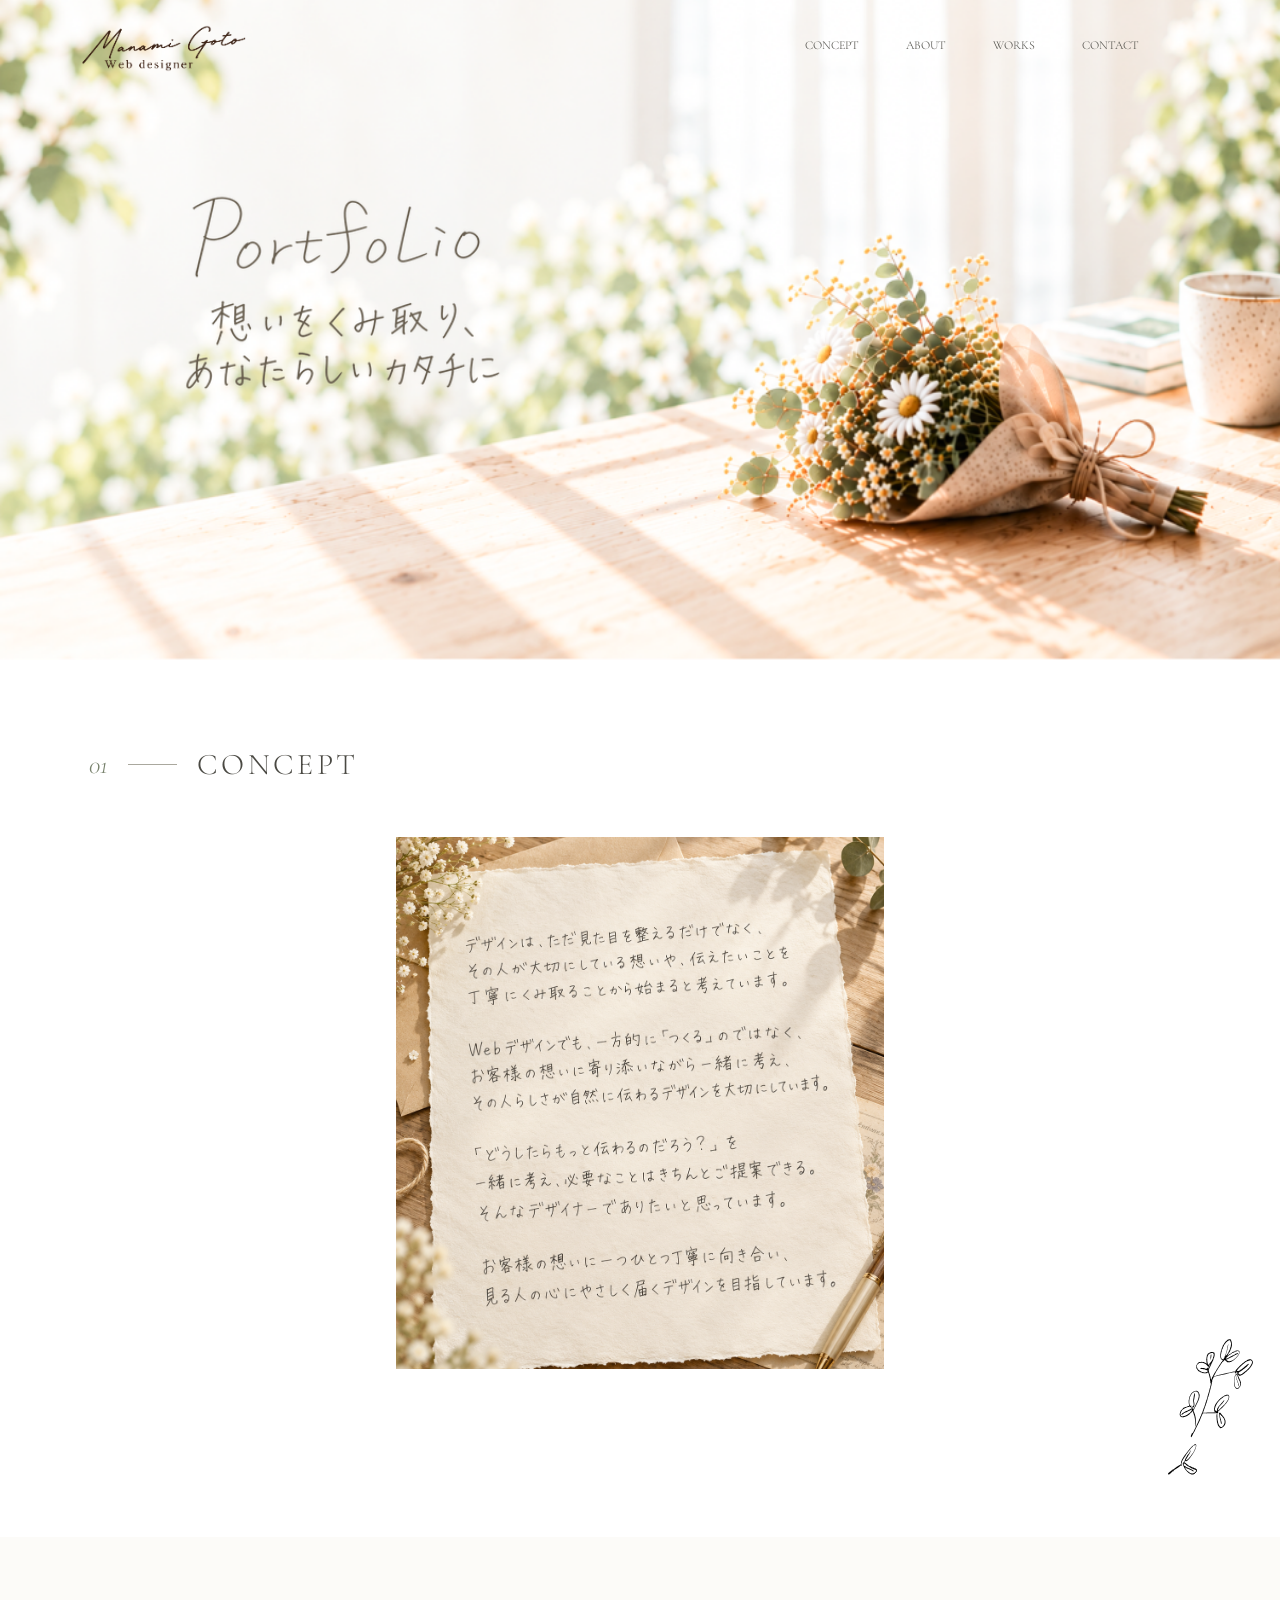
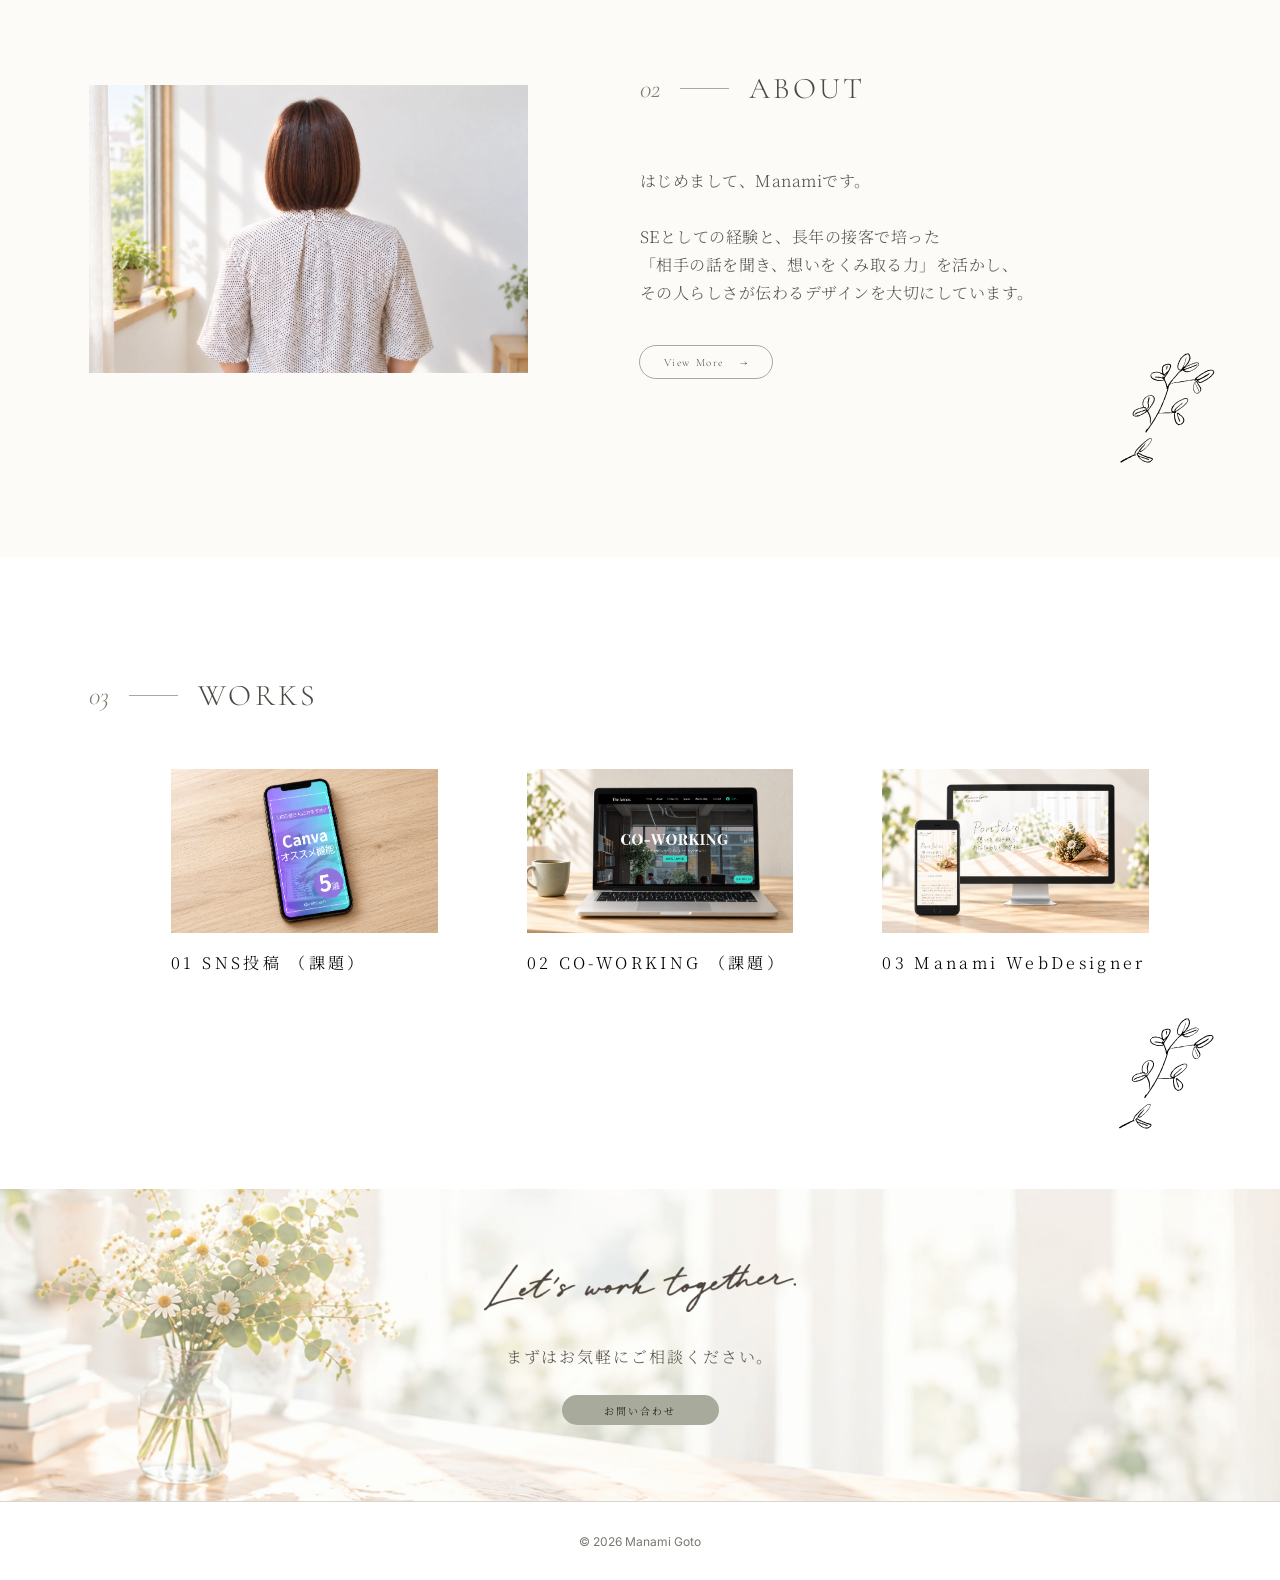
<file: index.html>
<!doctype html>
<html lang="ja">
<head>
  <meta charset="utf-8">
  <meta name="viewport" content="width=device-width, initial-scale=1">
  <title>Manami Goto | Webデザイナーのポートフォリオ</title>
  <meta name="description" content="Webデザイナー Manami Gotoのポートフォリオ。WebサイトやSNS画像の制作実績をご紹介しています。一人ひとりの想いに寄り添い、その人らしさが伝わるデザインを大切にしています。">
  <link rel="canonical" href="https://manami-design.github.io/portfolio/">
  <link rel="preconnect" href="https://fonts.googleapis.com">
  <link rel="preconnect" href="https://fonts.gstatic.com" crossorigin>
  <link href="https://fonts.googleapis.com/css2?family=Cormorant+Garamond:ital,wght@0,300;0,400;1,300&family=Inter:wght@400&family=Noto+Serif+JP:wght@200;300&display=swap" rel="stylesheet">
  <link rel="stylesheet" href="styles.css">
  <script src="script.js" defer></script>
</head>
<body>
  <a class="skip-link" href="#main">本文へ移動</a>
  <main id="main" class="page">
    <section class="hero" id="top" aria-label="Manami Goto ポートフォリオ">
      <picture class="hero-background"><source media="(max-width: 767px)" srcset="assets/hero-sp.webp"><img src="assets/hero-pc.webp" alt="" fetchpriority="high"></picture>
      <header class="site-header">
        <a href="#top" class="brand" aria-label="Manami Goto トップ"><img src="assets/logo.webp" alt="Manami Goto Web Designer"></a>
        <nav class="desktop-nav" aria-label="メインナビゲーション"><a href="#concept">CONCEPT</a><a href="about.html">ABOUT</a><a href="#works">WORKS</a><a href="contact.html">CONTACT</a></nav>
        <button class="menu-toggle" aria-label="メニューを開く" aria-expanded="false" aria-controls="mobile-menu"><span></span><span></span><span></span></button>
      </header>
      <h1 class="hero-title"><img src="assets/portfolio-title.webp" alt="Portfolio 想いをくみ取り、あなたらしいカタチに。"></h1>
    </section>
    <section class="concept" id="concept" aria-labelledby="concept-heading">
      <h2 class="section-heading" id="concept-heading"><span class="section-number">01</span><span class="heading-rule"></span>CONCEPT</h2>
      <picture class="concept-art"><source media="(max-width: 767px)" srcset="assets/concept-sp.webp"><img src="assets/concept-pc.webp" alt="デザインは、ただ見た目を整えるだけでなく、その人が大切にしている想いや、伝えたいことを丁寧にくみ取ることから始まると考えています。Webデザイナーとして、一歩ずつ学びながら、その人らしさが自然に伝わるデザインを大切にしています。「どうしたら、もっと伝わるだろう？」を一緒に考え、必要なことはきちんとご提案できる、そんなデザイナーでありたいと思っています。お客様の想い一つひとつに丁寧に向き合い、見る人の心にやさしく届くデザインをお届けしていきます。"></picture>
      <img class="sprig sprig-concept" src="assets/sprig-concept.svg" alt="" loading="lazy">
    </section>
    <section class="about" id="about" aria-labelledby="about-heading">
      <h2 class="section-heading" id="about-heading"><span class="section-number">02</span><span class="heading-rule"></span>ABOUT</h2>
      <picture class="about-photo"><source media="(max-width: 767px)" srcset="assets/about-sp.webp 110w, assets/about-pc.webp 1547w" sizes="(min-width: 500px) calc(32vw - 20.48px), 110px"><img src="assets/about-pc.webp" alt="窓辺に立つManamiの後ろ姿" loading="lazy"></picture>
      <p class="about-copy">はじめまして、Manamiです。<span class="desktop-paragraph"></span>SEとしての経験と、長年の接客で培った<span class="desktop-break"></span>「相手の話を聞き、想いをくみ取る力」を活かし、<span class="desktop-break"></span>その人らしさが伝わるデザインを大切にしています。</p>
      <a class="view-more" href="about.html">View More<span class="desktop-arrow" aria-hidden="true">→</span><img class="mobile-arrow" src="assets/view-more-arrow.svg" alt=""></a>
      <img class="sprig sprig-about" src="assets/sprig-about.svg" alt="" loading="lazy">
    </section>
    <section class="works" id="works" aria-labelledby="works-heading">
      <h2 class="section-heading" id="works-heading"><span class="section-number">03</span><span class="heading-rule"></span>WORKS</h2>
      <div class="works-grid">
        <article class="work-card"><a href="https://canva.link/ldp9gscc989ay23" target="_blank" rel="noopener noreferrer"><div class="work-image"><picture><source media="(max-width: 767px)" srcset="assets/work-canva-sp.webp"><img src="assets/work-canva-pc.webp" alt="Canvaで制作したSNS投稿の作品" loading="lazy"></picture><span class="work-overlay">Graphic Design</span></div><h3><span class="pc-only">01 </span>SNS投稿 （課題）<span class="work-separator"> / </span><span class="work-type">Graphic Design</span></h3></a></article>
        <article class="work-card"><a href="https://manamihappylife888.wixsite.com/my-site-4" target="_blank" rel="noopener noreferrer"><div class="work-image"><picture><source media="(max-width: 767px)" srcset="assets/work-wix-sp.webp"><img src="assets/work-wix-pc.webp" alt="CO-WORKINGのWebサイト制作作品" loading="lazy"></picture><span class="work-overlay">Web Site</span></div><h3><span class="pc-only">02 </span>CO-WORKING （課題）<span class="work-separator"> / </span><span class="work-type">Web Site</span></h3></a></article>
        <article class="work-card"><a href="index.html" aria-label="Manami WebDesigner：このサイトのTOPページへ"><div class="work-image"><picture><source media="(max-width: 767px)" srcset="assets/work-portfolio-sp.webp"><img src="assets/work-portfolio-pc.webp" alt="Manamiのポートフォリオサイト" loading="lazy"></picture><span class="work-overlay">Portfolio Site</span></div><h3><span class="pc-only portfolio-work-name">03 Manami WebDesigner</span><span class="sp-only">Manami Portfolio</span><span class="work-separator"> / </span><span class="work-type"><span class="pc-only">Portfolio Site</span><span class="sp-only">Web Site</span></span></h3></a></article>
      </div>
      <img class="sprig sprig-works" src="assets/sprig-works.svg" alt="" loading="lazy">
    </section>
    <section class="contact" id="contact" aria-labelledby="contact-heading">
      <picture class="contact-background"><source media="(max-width: 767px)" srcset="assets/contact-sp.webp"><img src="assets/contact-pc.webp" alt="" loading="lazy"></picture>
      <h2 id="contact-heading"><img src="assets/contact-title.webp" alt="Let’s work together" class="contact-title"><span class="sp-only">CONTACT</span></h2>
      <p>まずはお気軽にご相談ください<span class="pc-only">。</span></p>
      <a class="contact-button" href="contact.html">お問い合わせ</a>
    </section>
    <footer class="site-footer"><small>© 2026 Manami Goto<span class="sp-only">.</span></small></footer>
  </main>
  <dialog id="mobile-menu" class="mobile-menu" aria-label="メインメニュー">
    <button class="menu-close" aria-label="メニューを閉じる">✕</button>
    <nav aria-label="スマートフォンナビゲーション"><a href="#top">TOP</a><a href="about.html">ABOUT</a><a href="contact.html">CONTACT</a></nav>
    <p>Manami Goto – Web Designer</p>
  </dialog>
</body>
</html>
</file>
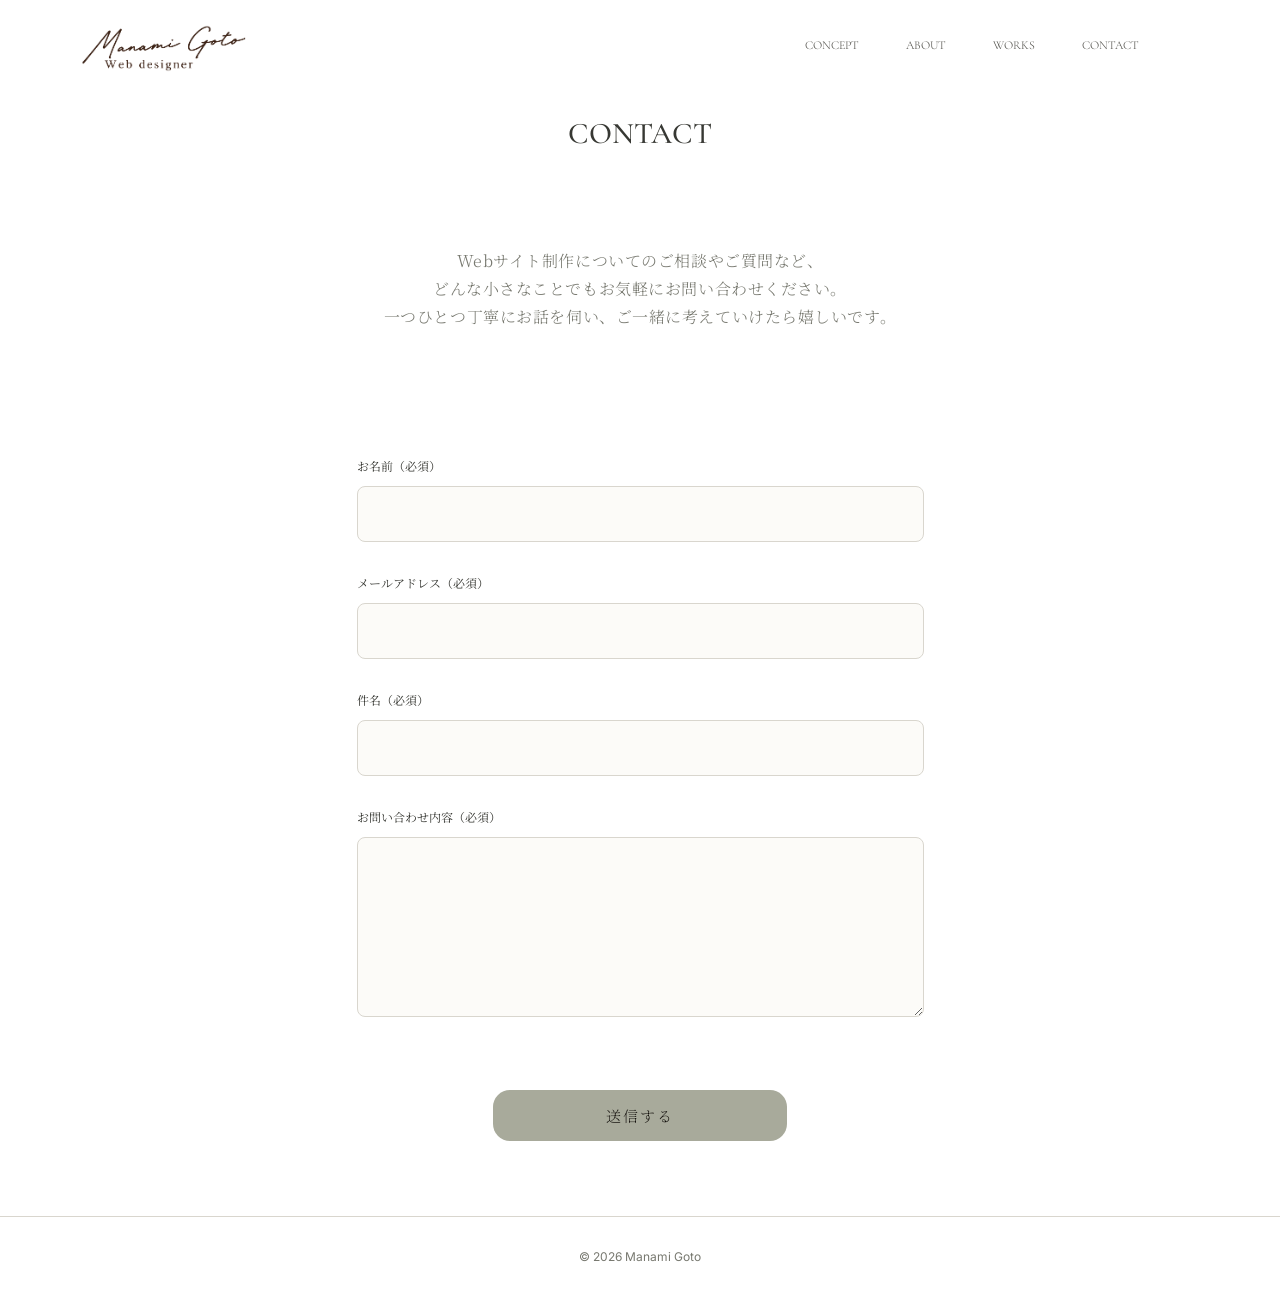
<file: contact.html>
<!doctype html>
<html lang="ja">
<head>
  <meta charset="utf-8">
  <meta name="viewport" content="width=device-width, initial-scale=1">
  <meta http-equiv="Content-Security-Policy" content="form-action 'none'">
  <title>CONTACT | お問い合わせ | Manami Goto</title>
  <meta name="description" content="Webサイト制作やデザインについてのご相談・お問い合わせはこちらから。ご質問やお見積りのご相談など、小さなことでもお気軽にご連絡ください。一つひとつ丁寧にお話を伺います。">
  <link rel="canonical" href="https://manami-design.github.io/portfolio/contact.html">
  <link rel="preconnect" href="https://fonts.googleapis.com">
  <link rel="preconnect" href="https://fonts.gstatic.com" crossorigin>
  <link href="https://fonts.googleapis.com/css2?family=Cormorant+Garamond:ital,wght@0,300;0,400;0,500;1,300&family=Inter:wght@400&family=Noto+Serif+JP:wght@200;300;400;500&display=swap" rel="stylesheet">
  <link rel="stylesheet" href="styles.css">
  <link rel="stylesheet" href="contact.css">
  <script src="script.js" defer></script>
  <script src="contact-form.js" defer></script>
</head>
<body class="contact-page">
<a class="skip-link" href="#main">本文へ移動</a>
<header class="site-header">
        <a href="index.html#top" class="brand" aria-label="Manami Goto トップ"><img src="assets/logo.webp" alt="Manami Goto Web Designer"></a>
        <nav class="desktop-nav" aria-label="メインナビゲーション"><a href="index.html#concept">CONCEPT</a><a href="about.html">ABOUT</a><a href="index.html#works">WORKS</a><a href="contact.html" aria-current="page">CONTACT</a></nav>
        <button class="menu-toggle" aria-label="メニューを開く" aria-expanded="false" aria-controls="mobile-menu"><span></span><span></span><span></span></button>
      </header>
<main id="main" class="page contact-page-content">
<section class="contact-introduction" aria-labelledby="contact-page-title">
<h1 id="contact-page-title">CONTACT</h1>
<p class="contact-intro-pc">Webサイト制作についてのご相談やご質問など、<br>どんな小さなことでもお気軽にお問い合わせください。<br>一つひとつ丁寧にお話を伺い、ご一緒に考えていけたら嬉しいです。</p>
<p class="contact-intro-sp">Webサイト制作のご相談、お見積り等、どんな小さな事でもお気軽にお尋ねください。</p>
</section>
<section class="contact-form-section" aria-label="お問い合わせフォーム">
<form id="contact-form" novalidate>
<div class="contact-fields">
<div class="contact-field"><label for="contact-name">お名前（必須）</label><input id="contact-name" name="name" type="text" autocomplete="name" required placeholder="山田 太郎" aria-describedby="name-error"><p class="field-error" id="name-error" hidden></p></div>
<div class="contact-field"><label for="contact-email">メールアドレス（必須）</label><input id="contact-email" name="email" type="email" autocomplete="email" inputmode="email" autocapitalize="none" spellcheck="false" required placeholder="info@example.com" aria-describedby="email-error"><p class="field-error" id="email-error" hidden></p></div>
<div class="contact-field"><label for="contact-subject">件名（必須）</label><input id="contact-subject" name="subject" type="text" required placeholder="件名を入力してください" aria-describedby="subject-error"><p class="field-error" id="subject-error" hidden></p></div>
<div class="contact-field"><label for="contact-message">お問い合わせ内容（必須）</label><textarea id="contact-message" name="message" required placeholder="制作のご依頼、ご相談内容などをご記入ください。" aria-describedby="message-error"></textarea><p class="field-error" id="message-error" hidden></p></div>
</div>
<div class="contact-form-actions">
<button class="contact-submit" id="contact-submit" type="button" disabled>送信する</button>
<p id="form-status" class="form-status" role="status" aria-live="polite" aria-atomic="true"></p>
<noscript><p class="delivery-notice">お問い合わせの送信にはJavaScriptを有効にしてください。</p></noscript>
</div>
</form>
</section>
<footer class="site-footer"><small>© 2026 Manami Goto<span class="sp-only">.</span></small></footer>
</main>
<dialog id="mobile-menu" class="mobile-menu" aria-label="メインメニュー">
    <button class="menu-close" aria-label="メニューを閉じる">✕</button>
    <nav aria-label="スマートフォンナビゲーション"><a href="index.html#top">TOP</a><a href="about.html">ABOUT</a><a href="contact.html" aria-current="page">CONTACT</a></nav>
    <p>Manami Goto – Web Designer</p>
  </dialog>
</body>
</html>
</file>
<file: styles.css>
:root {
  --ink:#4a4943;
  --sage:#77816c;
  --line:#aaa89e;
  --serif:"Cormorant Garamond",serif;
  --japanese:"Noto Serif JP",serif
}


* {
  box-sizing:border-box
}

html {
  scroll-behavior:smooth
}

body {
  margin:0;
  color:var(--ink);
  background:#fff;
  font-family:var(--japanese);
  font-weight:300
}

a {
  color:inherit;
  text-decoration:none
}

button {
  font:inherit;
  color:inherit;
  cursor:pointer
}

img {
  display:block;
  max-width:100%
}

h2,h3,p {
  margin:0
}

a:focus-visible,button:focus-visible {
  outline:2px solid var(--sage);
  outline-offset:5px
}

.page {
  max-width:1440px;
  margin:auto;
  overflow:hidden
}

.skip-link {
  position:fixed;
  top:8px;
  left:8px;
  z-index:10;
  background:white;
  padding:8px;
  transform:translateY(-160%)
}

.skip-link:focus {
  transform:none
}

.hero {
  height:660px;
  position:relative;
  overflow:hidden
}

.hero-background {
  position:absolute;
  inset:0
}

.hero-background img {
  position:absolute;
  width:106.945%;
  max-width:none;
  height:auto;
  aspect-ratio:1540/960;
  top:auto;
  bottom:0;
  left:0;
  object-fit:cover
}

.site-header {
  height:89px;
  position:absolute;
  inset:0 0 auto;
  display:flex;
  align-items:center;
  justify-content:space-between;
  padding:0 11.04% 0 3.194%
}

.brand {
  width:234px;
  flex-shrink:0
}

.brand img {
  width:100%;
  aspect-ratio:3;
  object-fit:cover
}

.desktop-nav {
  display:flex;
  gap:47px;
  font:300 12px var(--serif)
}

.desktop-nav a:hover {
  color:var(--sage)
}

/* Absolute positioning keeps the underline from changing navigation geometry. */
@media (min-width: 768px) {
  .desktop-nav a {
    position: relative;
  }

  .desktop-nav a::after {
    content: "";
    position: absolute;
    left: 0;
    bottom: -4px;
    width: 100%;
    height: 0.5px;
    background: #AAA89E;
    transform: scaleX(0);
    transform-origin: left center;
    transition: transform 0.3s ease;
    pointer-events: none;
  }

  .desktop-nav a:hover::after,
  .desktop-nav a:focus-visible::after {
    transform: scaleX(1);
  }
}

@media (min-width: 768px) and (prefers-reduced-motion: reduce) {
  .desktop-nav a::after {
    transition: none;
  }
}

.menu-toggle {
  display:none
}

.hero-title {
  position:absolute;
  left:11.32%;
  top:187px;
  width:30.278%;
  height:auto
}

.section-heading {
  display:flex;
  align-items:center;
  gap:20px;
  height:76px;
  font:300 30px var(--serif);
  letter-spacing:3.36px
}

.section-number {
  font:italic 300 26px var(--serif);
  letter-spacing:0;
  color:var(--sage)
}

.heading-rule {
  width:49px;
  height:1px;
  background:var(--line);
  flex-shrink:0
}

.concept,.about,.works {
  position:relative
}

.concept {
  height:877px;
  background:white;
  padding-top:66px
}

.concept>.section-heading,.works>.section-heading {
  margin-left:6.944%
}

.concept-art {
  display:block;
  width:38.125%;
  margin:35px auto 0
}

.concept-art img {
  width:100%;
  height:auto;
  aspect-ratio:549/599;
  object-fit:cover
}

.sprig {
  position:absolute;
  max-width:none;
  pointer-events:none
}

.sprig-concept {
  right:3.4%;
  bottom:58px;
  transform:rotate(48deg) skewX(11deg)
}

.about {
  height:620px;
  background:#fcfbf8;
  padding-top:113px
}

.about>.section-heading {
  margin-left:50%
}

.about-photo {
  display:block;
  position:absolute;
  left:6.944%;
  top:148px;
  width:34.306%
}

.about-photo img {
  width:100%;
  aspect-ratio:494/324;
  object-fit:cover
}

.about-copy {
  position:absolute;
  left:50%;
  top:230px;
  width:43.194%;
  font-size:16px;
  line-height:28px;
  letter-spacing:.48px;
  color:#57554f
}

.desktop-paragraph {
  display:block;
  height:28px
}

.desktop-break {
  display:block
}

.view-more {
  position:absolute;
  left:49.93%;
  top:408px;
  width:134px;
  height:34px;
  border:1px solid var(--line);
  border-radius:18px;
  display:flex;
  align-items:center;
  justify-content:center;
  gap:16px;
  font:300 11px var(--serif);
  letter-spacing:1.54px;
  transition: background-color 0.3s ease;
}

@media (hover: hover) {
  .view-more:hover {
    background-color: #D9D4CB;
  }
}

.mobile-arrow {
  display:none
}

.sprig-about {
  right:7%;
  bottom:82px;
  transform:rotate(38deg) skewX(-8deg)
}

.works {
  height:632px;
  padding-top:100px;
  background:#fff
}

.works-grid {
  display:grid;
  grid-template-columns:repeat(3,minmax(0,1fr));
  gap:clamp(24px,6.944vw,100px);
  width:76.389%;
  margin:36px auto 0;
  transform:translateX(20px)
}

.work-card {
  min-width:0
}

.work-card picture {
  display:block
}

.work-card img {
  width:100%;
  aspect-ratio:300/184;
  object-fit:cover
}

.work-card h3 {
  margin-top:16px;
  font:300 16px/28px var(--japanese);
  letter-spacing:3.36px;
  color:#000
}

.work-type {
  display:block
}

/* Keep the desktop portfolio title on one line. */
@media (min-width: 768px) {
  .portfolio-work-name {
    white-space: nowrap;
  }
}

.work-separator,.sp-only {
  display:none
}

.sprig-works {
  right:7%;
  bottom:48px;
  transform:rotate(39deg) skewX(-7deg)
}

.contact {
  position:relative;
  height:312px;
  display:flex;
  align-items:center;
  flex-direction:column;
  overflow:hidden;
  padding-top:69px;
  background:#fcfbf8
}

.contact-background {
  position:absolute;
  inset:0;
  z-index:0;
  opacity:.62
}

.contact-background img {
  position:absolute;
  width:123%;
  max-width:none;
  left:-7.57%;
  top:-104px;
  aspect-ratio:1771/590;
  object-fit:cover
}

.contact>h2,.contact>p,.contact>a {
  position:relative
}

.contact-title {
  width:320px;
  height:60px
}

.contact>p {
  margin-top:27px;
  font-size:16px;
  letter-spacing:1.92px;
  line-height:23px;
  color:#57554f
}

.contact-button {
  display:flex;
  align-items:center;
  justify-content:center;
  width:157px;
  height:30px;
  margin-top:27px;
  border-radius:17px;
  background:#a8aa9b;
  color:#14110D;
  font-size:10px;
  letter-spacing:2px
}

@media (min-width: 768px) and (hover: hover) {
  .contact-button {
    transition: background-color 0.3s ease;
  }

  .contact-button:hover {
    background-color: #D9D4CB;
  }
}

.site-footer {
  height:79px;
  border-top:1px solid #d9d6ce;
  display:flex;
  align-items:center;
  justify-content:center;
  background:#fff
}

.site-footer small {
  font:400 12px Inter,sans-serif;
  color:#77786f
}

.mobile-menu {
  border:0;
  padding:24px;
  width:min(100%,375px);
  height:min(479px,100dvh);
  max-height:100dvh;
  max-width:100%;
  margin:0 0 0 auto;
  position:fixed;
  inset:0 0 auto auto;
  border-radius:16px;
  background:rgba(245,241,232,.93);
  color:#2b2a26;
  overflow:auto
}

.mobile-menu[open] {
  display:flex;
  flex-direction:column;
  justify-content:space-between
}

.mobile-menu::backdrop {
  background:transparent
}

.menu-close {
  align-self:flex-end;
  border:0;
  background:none;
  width:32px;
  height:32px;
  font:300 20px var(--serif)
}

.mobile-menu nav {
  display:flex;
  flex-direction:column;
  gap:30px;
  align-items:center;
  font:300 24px/29px var(--serif);
  letter-spacing:3px
}

.mobile-menu>p {
  font:300 11px/13px var(--serif);
  text-align:center;
  color:#5e5a52
}

.page-notice {
  max-width:calc(100% - 40px);
  border:1px solid var(--line);
  border-radius:12px;
  padding:28px;
  color:var(--ink);
  background:#fcfbf8
}

.page-notice h2 {
  font-size:18px
}

.page-notice p {
  font-size:14px;
  margin:18px 0
}

.page-notice button {
  border:1px solid var(--line);
  background:white;
  border-radius:20px;
  padding:6px 24px
}

.page-notice::backdrop {
  background:#0003
}

body.menu-open {
  overflow:hidden
}


/* Keep the desktop composition fluid before switching to the SP art direction. */
@media(min-width:768px) and (max-width:1199px) {
  .hero {
  height:clamp(450px,45.833vw,660px)
}

.hero-title {
  top:28.33%
}

.site-header {
  padding-right:5%
}

.desktop-nav {
  gap:clamp(20px,3.26vw,47px)
}

.brand {
  width:clamp(160px,16.25vw,234px)
}

.about-copy {
  font-size:clamp(12px,1.11vw,16px);
  width:44%;
  line-height:1.75
}

.desktop-break {
  display:none
}

.works-grid {
  width:86%;
  transform:none;
  gap:28px
}

.work-card h3 {
  font-size:clamp(12px,1.11vw,16px);
  letter-spacing:1px
}

.concept-art {
  width:45%;
  max-width:549px
}

.concept {
  height:auto;
  min-height:760px;
  padding-bottom:100px
}

.sprig {
  opacity:.8
}


}


@media(max-width:767px) {
  .hero {
  height:calc(100vw * 376 / 375);
  max-height:610px
}

.hero-background img {
  width:100%;
  height:104%;
  aspect-ratio:auto;
  top:-4.12%;
  bottom:auto;
  object-fit:cover
}

.site-header {
  height:64px;
  padding:0 16px 0 0
}

.brand {
  width:120px
}

/* Suppress native tap paint only for mobile logos and contact links. */
.brand, .contact-button {
  -webkit-tap-highlight-color: transparent;
}

.desktop-nav {
  display:none
}

.menu-toggle {
  display:flex;
  flex-direction:column;
  gap:4px;
  justify-content:center;
  align-items:center;
  width:32px;
  height:32px;
  padding:6px;
  border:0;
  background:none
}

.menu-toggle span {
  width:20px;
  height:1.5px;
  background:var(--ink)
}

.hero-title {
  left:2.133%;
  top:24.202%;
  width:59.467%
}

.section-heading {
  height:51px;
  gap:12px;
  padding:12px 0;
  font-size:22px;
  letter-spacing:2.5px
}

.section-number {
  font-size:20px
}

.heading-rule {
  width:32px
}

.concept {
  height:calc(100vw * 590 / 375);
  max-height:1000px;
  padding-top:20px;
  isolation:isolate
}

.concept>.section-heading,.works>.section-heading {
  margin-left:20px
}

.concept-art {
  position:absolute;
  inset:-16px 0 auto;
  width:100%;
  margin:0;
  z-index:-1
}

.concept-art img {
  aspect-ratio:375/666
}

.sprig {
  display:none
}

.about {
  height:auto;
  min-height:290px;
  padding:20px 36px 20px 28px;
  display:grid;
  grid-template-columns:110px minmax(0,1fr);
  column-gap:28px;
  align-content:start;
  background:#f4f0e6
}

.about>.section-heading {
  grid-column:1/-1;
  margin:0 0 9px -8px
}

.about-photo {
  position:static;
  width:110px;
  margin-top:5px
}

.about-photo img {
  aspect-ratio:1
}

.about-copy {
  position:static;
  width:auto;
  font-size:12px;
  line-height:22px;
  letter-spacing:0;
  color:var(--ink)
}

.desktop-paragraph,.desktop-break {
  display:none
}

.view-more {
  position:static;
  grid-column:2;
  justify-self:end;
  margin-top:9px;
  width:max-content;
  min-width:111px;
  white-space:nowrap;
  -webkit-tap-highlight-color: transparent;
  height:32px;
  padding:8px 0;
  gap:8px;
  border:0;
  border-radius:0;
  font-size:13px;
  letter-spacing:1px
}

.view-more:active {
  background-color: #D9D4CB;
  transition: none;
}

/* Recolor the browser's temporary tap feedback only on mobile work links. */
.work-card > a {
  -webkit-tap-highlight-color: #D9D4CB;
}

.desktop-arrow {
  display:none
}

.mobile-arrow {
  display:block;
  flex-shrink:0
}

.works {
  height:auto;
  padding:20px 20px 32px
}

.works>.section-heading {
  margin:0
}

.works-grid {
  width:100%;
  margin:16px 0 0;
  transform:none;
  grid-template-columns:1fr;
  gap:24px
}

.work-card img {
  aspect-ratio:335/160
}

.work-card h3 {
  margin-top:10px;
  font-size:14px;
  line-height:20px;
  letter-spacing:0;
  color:var(--ink)
}

.work-separator,.sp-only {
  display:inline
}

.work-type {
  display:inline
}

.pc-only {
  display:none
}

.contact {
  height:161px;
  padding-top:6px;
  background:#f3f2ec
}

.contact-background {
  opacity:.7
}

.contact-background img {
  width:100%;
  left:0;
  top:0;
  aspect-ratio:375.311/211
}

.contact h2 {
  height:51px;
  padding:12px 0;
  font:300 22px/27px var(--serif);
  letter-spacing:2.5px
}

.contact-title {
  display:none
}

.contact>p {
  font-size:14px;
  line-height:22px;
  letter-spacing:0;
  margin-top:7px;
  color:#32312b
}

.contact-button {
  width:128px;
  height:35px;
  margin-top:20px;
  background:var(--sage);
  font:400 12px var(--serif);
  letter-spacing:1.5px;
  border-radius:20px
}

.site-footer {
  height:48px
}

.site-footer small {
  font:300 11px var(--serif);
  letter-spacing:1px;
  color:var(--sage)
}


}


@media(min-width:500px) and (max-width:767px) {
  .about {
  grid-template-columns:minmax(110px,32%) 1fr;
  padding-bottom:28px;
  gap:16px 28px
}

.about-photo {
  width:100%
}

.about-copy {
  font-size:14px;
  line-height:1.9
}

.works-grid {
  max-width:540px;
  margin-left:auto;
  margin-right:auto
}

.concept-art {
  max-width:565px;
  left:50%;
  transform:translateX(-50%)
}

.concept {
  height:890px
}

.hero-background img {
  object-position:center bottom
}


}


@media(max-width:359px) {
  .about {
  padding-right:20px;
  padding-left:20px;
  grid-template-columns:90px minmax(0,1fr);
  column-gap:20px
}

.about-photo {
  width:90px
}

.about>.section-heading {
  margin-left:0
}

.work-card h3 {
  font-size:12px
}


}


@media(prefers-reduced-motion:reduce) {
  html {
  scroll-behavior:auto
}


}



.hero-title { margin: 0; }
.hero-title img { width: 100%; height: auto; }

/* Work imagery owns its overlay so hover never changes card geometry. */
.work-image {
  position: relative;
}

.work-overlay {
  display: none;
}

@media (min-width: 768px) {
  .work-card .work-type {
    display: none;
  }

  .work-overlay {
    position: absolute;
    inset: 15px;
    border-radius: 0;
    display: flex;
    align-items: center;
    justify-content: center;
    padding: 16px;
    background: rgba(255, 255, 255, 0.8);
    color: #403D38;
    font: 300 16px/1.75 var(--japanese);
    letter-spacing: 1.6px;
    text-align: center;
    opacity: 0;
    transition: opacity 0.3s ease;
    pointer-events: none;
  }

  .work-image:hover .work-overlay,
  .work-image:focus-visible .work-overlay,
  .work-card a:focus-visible .work-overlay {
    opacity: 1;
  }

  .work-image:focus-visible {
    outline: 2px solid var(--sage);
    outline-offset: 5px;
  }
}

/* Wider touch screens can read the category without a hover gesture. */
@media (min-width: 768px) and (hover: none) {
  .work-overlay {
    opacity: 1;
  }
}

@media (prefers-reduced-motion: reduce) {
  .work-overlay {
    transition: none;
  }
}

/* Keep the fixed header transparent at every scroll position. */
:root {
  --header-height: 89px;
}

.site-header {
  position: fixed;
  inset: 0 auto auto 50%;
  transform: translateX(-50%);
  width: min(100%, 1440px);
  height: var(--header-height);
  z-index: 20;
  background: transparent;
  box-shadow: none;
}

/* Reserve space when navigating to sections without moving the hero layout. */
html {
  scroll-padding-top: calc(var(--header-height) + 16px);
}

@media (max-width: 767px) {
  :root {
    --header-height: 64px;
  }
}
</file>
<file: contact.css>
/* Page-specific styles leave the completed TOP and ABOUT layouts untouched. */
.contact-page-content { background: #fff; }
.contact-introduction {
  min-height: 401px;
  padding: 116px 24px 49px;
  text-align: center;
}
.contact-introduction h1 {
  margin: 0;
  font: 500 30px/36px var(--serif);
  color: #373833;
}
.contact-intro-pc {
  margin-top: 95px;
  color: #77786f;
  font-size: 16px;
  line-height: 28px;
  letter-spacing: 0.56px;
}
.contact-intro-sp { display: none; }
.contact-form-section { --field-background: #fcfbf8; min-height: 815px; padding: 56px 20px 75px; }
#contact-form { width: 100%; max-width: 567px; margin: 0 auto; }
.contact-fields { display: flex; flex-direction: column; gap: 32px; }
.contact-field { min-width: 0; display: flex; flex-direction: column; gap: 12px; }
.contact-field label { font-size: 12px; font-weight: 400; line-height: 17px; color: #373833; }
.contact-field input, .contact-field textarea {
  display: block;
  width: 100%;
  min-width: 0;
  height: 56px;
  padding: 12px 16px;
  border: 1px solid #d9d6ce;
  border-radius: 8px;
  background: var(--field-background);
  color: var(--ink);
  font: 300 16px/24px var(--japanese);
}
.contact-field textarea { height: 180px; min-height: 180px; resize: vertical; }
/* Cover Chrome's autofill paint without disabling autofill or changing borders. */
.contact-field :is(input, textarea):is(:autofill, :-webkit-autofill) {
  -webkit-box-shadow: 0 0 0 1000px var(--field-background) inset;
  box-shadow: 0 0 0 1000px var(--field-background) inset;
  -webkit-text-fill-color: var(--ink);
  color: var(--ink);
  caret-color: var(--ink);
}
.contact-field input::placeholder, .contact-field textarea::placeholder { opacity: 0; }
.contact-field input:focus-visible, .contact-field textarea:focus-visible {
  outline: 2px solid var(--sage);
  outline-offset: 3px;
}
.contact-field [aria-invalid="true"] { border-color: #965b50; }
.contact-field .field-error { color: #965b50; font-size: 12px; line-height: 1.7; }
.field-error[hidden] { display: none; }
.contact-form-actions { margin-top: 73px; text-align: center; }
.contact-submit {
  display: block;
  width: 294px;
  max-width: 100%;
  height: 51px;
  margin: 0 auto;
  border: 0;
  border-radius: 17px;
  background: #a8aa9b;
  color: #14110D;
  font: 200 15px var(--japanese);
  letter-spacing: 2px;
  transition: background-color 0.3s ease;
  -webkit-tap-highlight-color: transparent;
}
.contact-submit:disabled { cursor: default; }
.contact-submit:active:not(:disabled) { background: #D9D4CB; transition: none; }
.delivery-notice { margin-top: 12px; color: #77786f; font-size: 11px; line-height: 1.8; }
.form-status { margin-top: 16px; color: #63594A; font-size: 12px; line-height: 1.8; text-align: center; white-space: pre-line; }
.form-status:empty { margin: 0; }
.form-status.has-errors { color: #965b50; }
.delivery-error-heading {
  display: flex;
  align-items: center;
  justify-content: center;
  gap: 7px;
  color: #63594A;
  font-size: 13px;
  font-weight: 400;
  line-height: 1.8;
}
.delivery-error-icon {
  display: inline-flex;
  align-items: center;
  justify-content: center;
  flex-shrink: 0;
  width: 15px;
  height: 15px;
  border: 1px solid #965b50;
  border-radius: 50%;
  color: #965b50;
  font: 500 11px/1 sans-serif;
}
.delivery-error-detail {
  display: block;
  margin-top: 3px;
  color: #63594A;
  font-size: 11px;
  line-height: 1.8;
}
.contact-field input, .contact-field textarea { scroll-margin-top: calc(var(--header-height) + 24px); }
@media (hover: hover) {
  .contact-submit:hover:not(:disabled) { background: #D9D4CB; }
}
@media (max-width: 767px) {
  .contact-page-content { padding-top: 64px; background: #faf9f5; }
  .contact-introduction { min-height: 0; padding: 24px 20px 0; text-align: left; }
  .contact-introduction h1 { font: 300 28px/34px var(--serif); letter-spacing: 2px; color: var(--ink); }
  .contact-intro-pc { display: none; }
  .contact-intro-sp { display: block; margin-top: 32px; color: var(--sage); font-size: 12px; line-height: 20px; }
  .contact-form-section { --field-background: #fff; min-height: 0; padding: 24px 20px 26px; }
  .contact-fields { gap: 16px; }
  .contact-field { gap: 6px; }
  .contact-field label { color: var(--ink); }
  .contact-field input, .contact-field textarea { height: 44px; padding: 10px 12px; border-radius: 6px; background: var(--field-background); }
  /* 16px entered text avoids iOS focus zoom; placeholders keep Figma's 12px size. */
  .contact-field input::placeholder, .contact-field textarea::placeholder { opacity: 1; color: #aaa89e; font-size: 12px; }
  .contact-field textarea { min-height: 120px; height: 120px; }
  .contact-form-actions { margin-top: 24px; }
  .contact-submit { width: 100%; height: 48px; border-radius: 24px; background: var(--sage); font-size: 14px; font-weight: 400; }
}
@media (prefers-reduced-motion: reduce) {
  .contact-submit { transition: none; }
}
</file>
